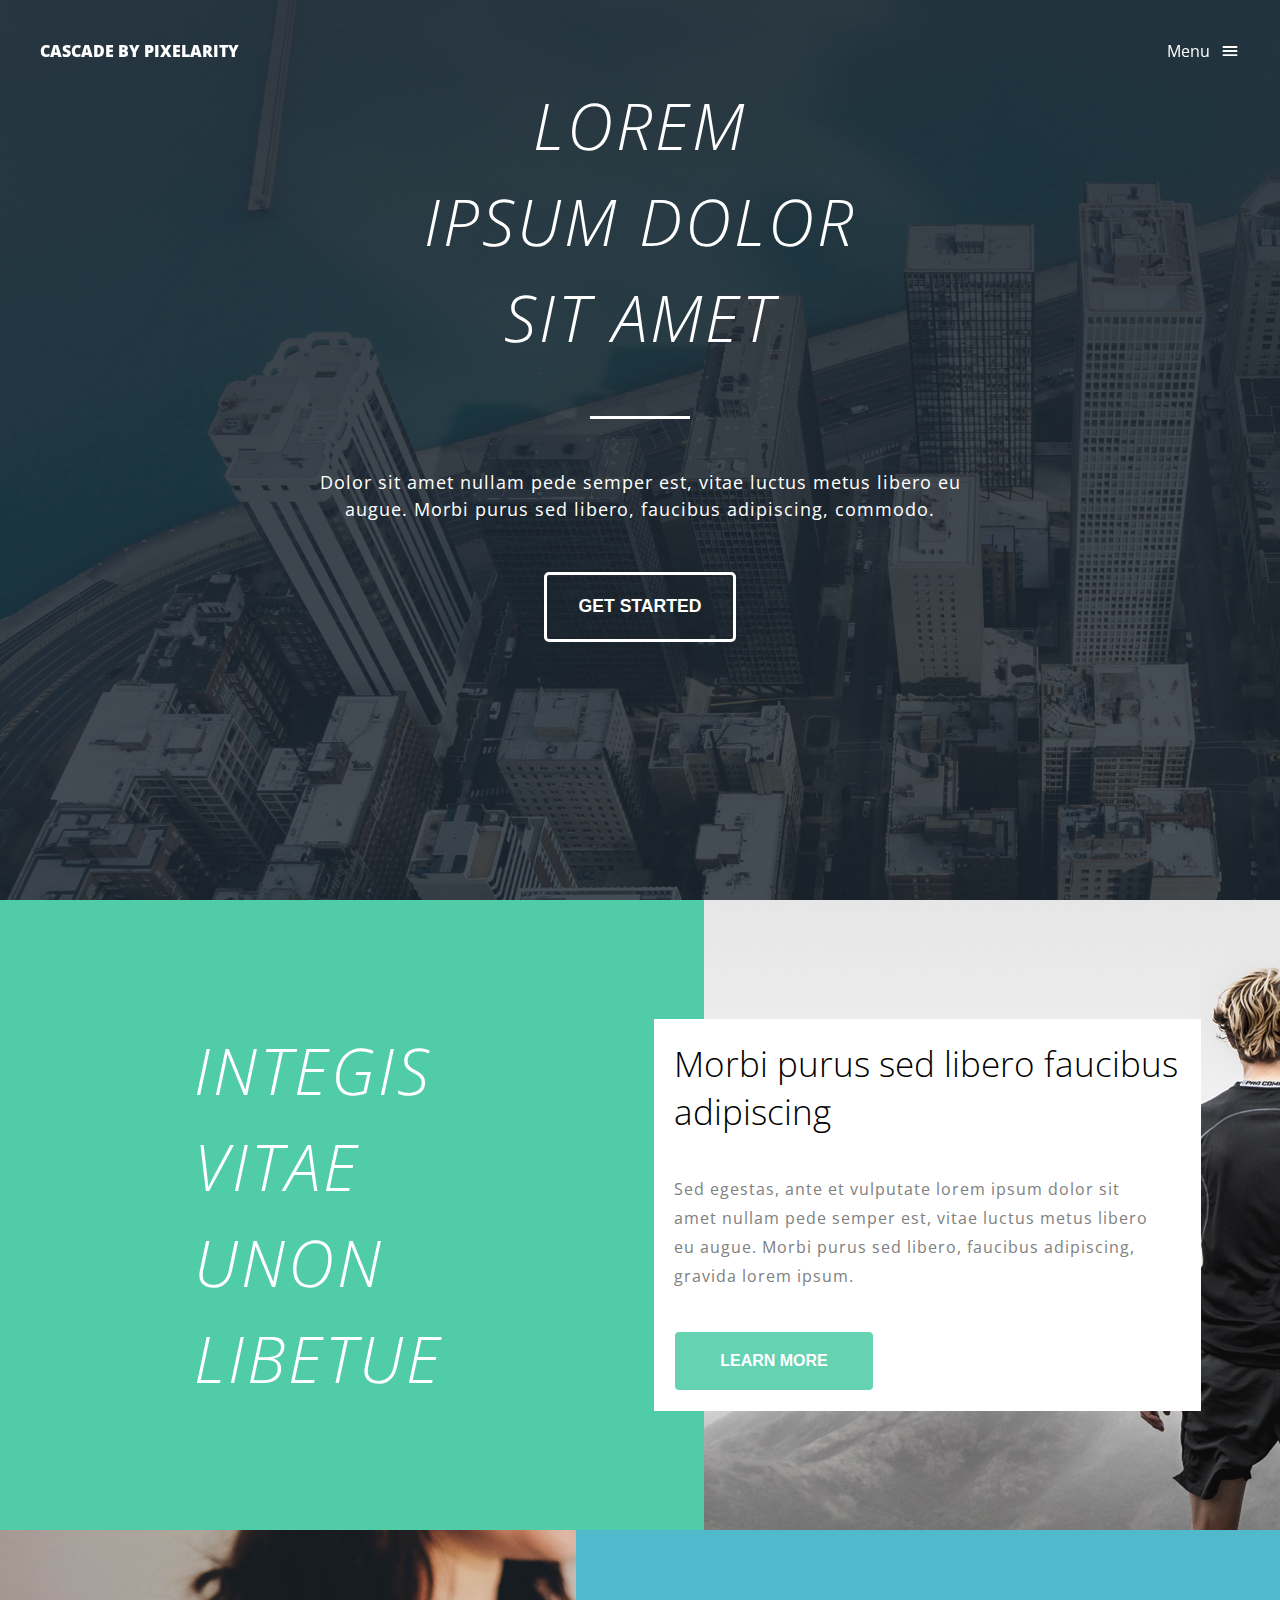
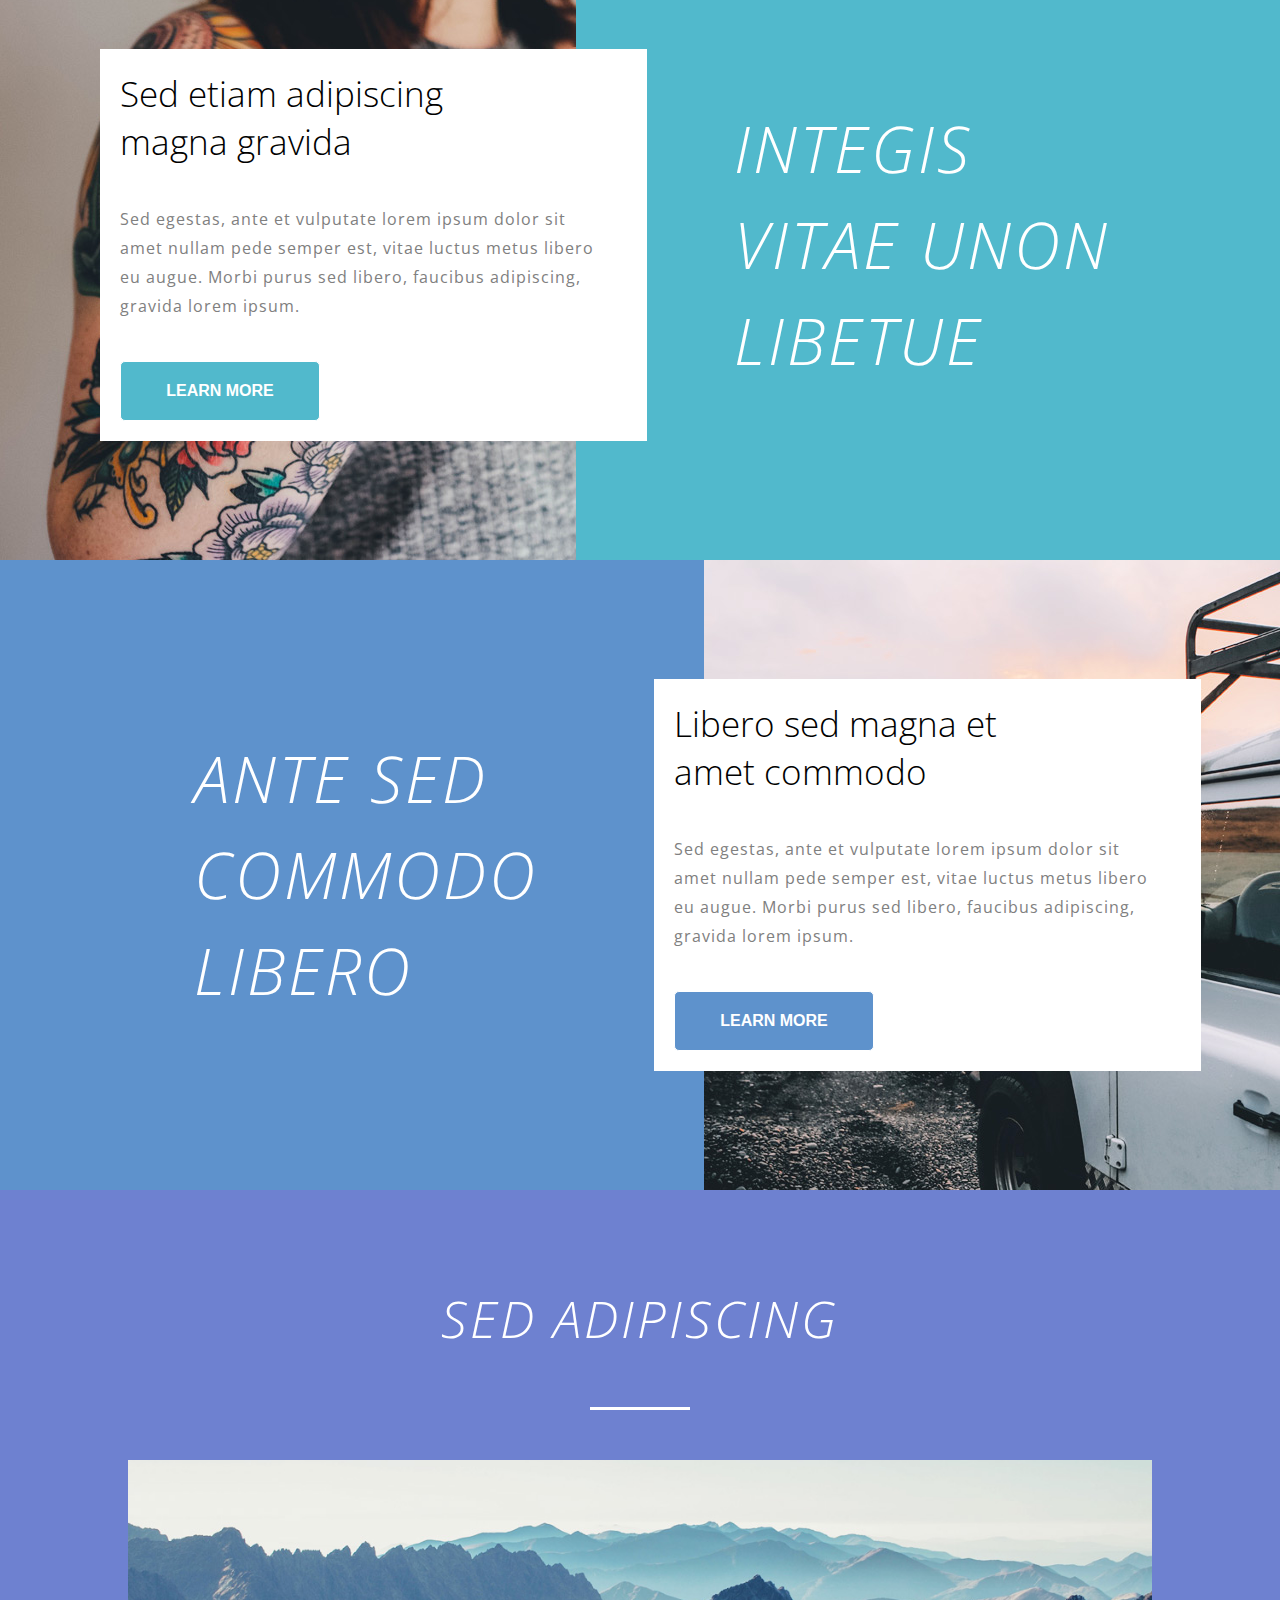
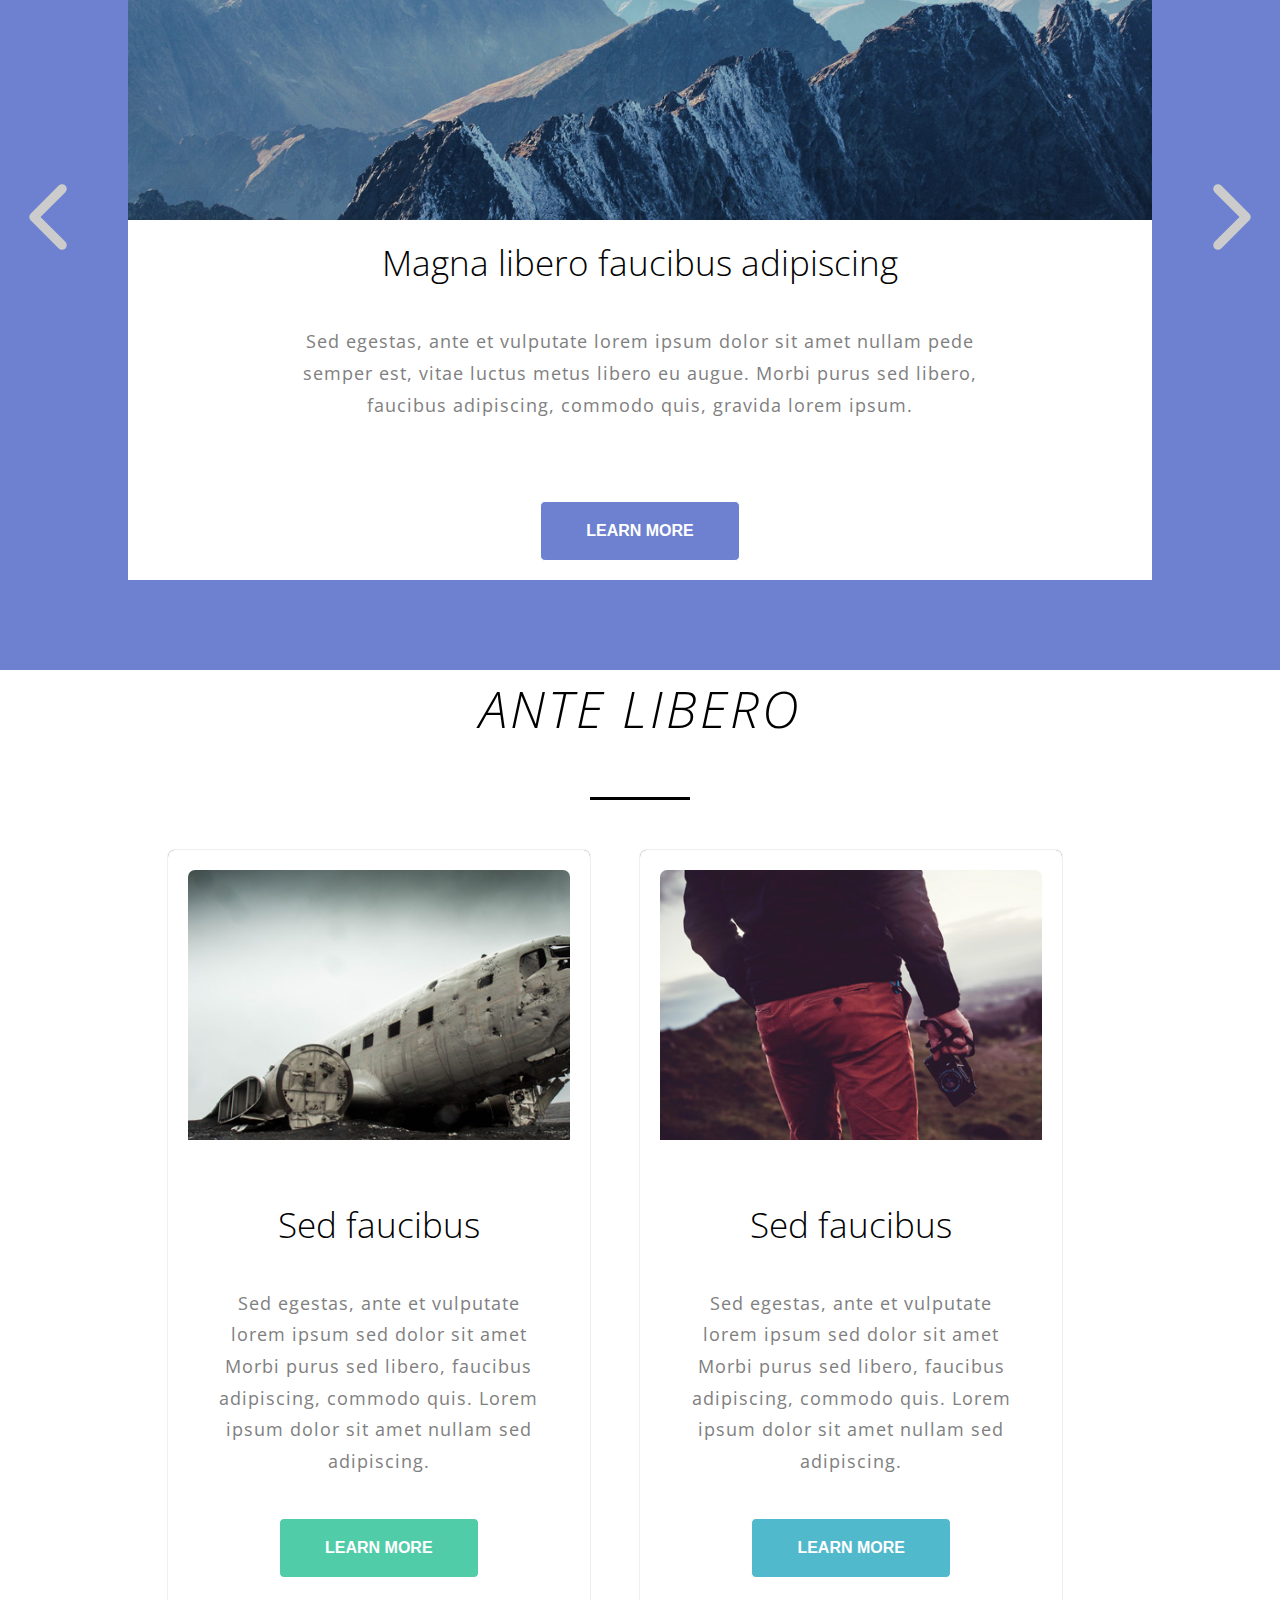
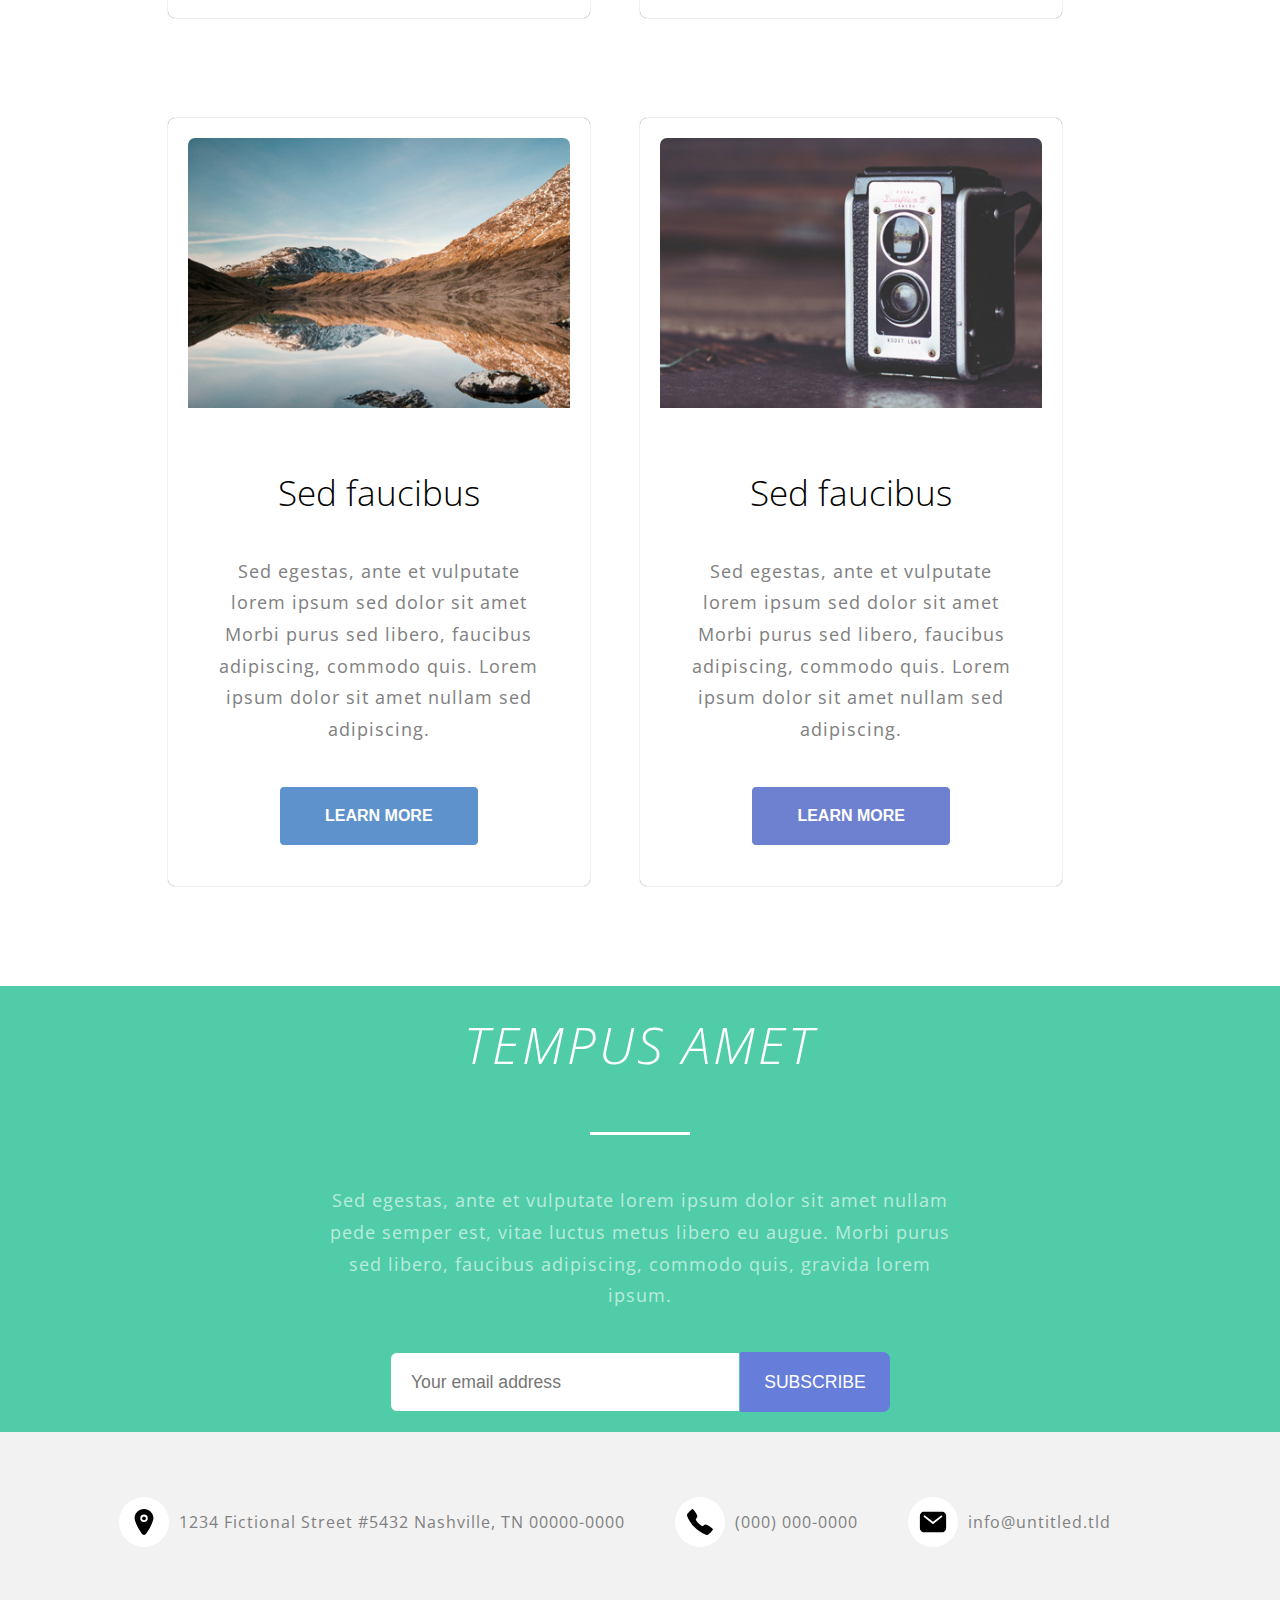
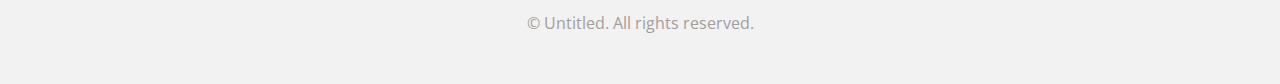
<file: index.html>
<!DOCTYPE html>
<html lang="en">
  <head>
    <meta charset="UTF-8" />
    <meta
      name="viewport"
      content="width=
    , initial-scale=1.0"
    />
    <title>Cascade</title>
    <link rel="stylesheet" href="./Styles/cascade.css" />

    <link
      href="https://fonts.googleapis.com/css2?family=Big+Shoulders+Display:wght@100..900&family=Inter:wght@100..900&family=Lexend+Deca:wght@100..900&family=Montserrat:ital,wght@0,100..900;1,100..900&family=Open+Sans:ital,wght@0,300..800;1,300..800&family=Pacifico&family=Roboto:ital,wght@0,100;0,300;0,400;0,500;0,700;0,900;1,100;1,300;1,400;1,500;1,700;1,900&family=Source+Sans+3:ital,wght@0,200..900;1,200..900&family=Space+Grotesk:wght@300..700&display=swap"
      rel="stylesheet"
    />
  </head>
  <body>
    <div class="container">
      <div class="header">
        <div class="heading">
          <p>
            <span>CASCADE</span> <span class="hide-word">BY PIXELARITY</span>
          </p>
        </div>
        <div class="menu">
          <p>Menu</p>
          <img src="./Photos/menu.svg" alt="menu" />
        </div>
      </div>
      <div class="intro-page">
        <div class="main-content">
          <div class="intro-content">
            <h1>
              LOREM
              <br />
              IPSUM DOLOR
              <br />
              SIT AMET
            </h1>
            <div class="sline"></div>
            <p>
              Dolor sit amet nullam pede semper est, vitae luctus metus libero
              eu augue. Morbi purus sed libero, faucibus adipiscing, commodo.
            </p>
            <button>GET STARTED</button>
          </div>
        </div>
      </div>
      <div class="big-boxes">
        <div class="b-box-1">
          <h1>INTEGIS VITAE UNON LIBETUE</h1>
        </div>
        <div class="b-box-2">
          <div class="b-box-2-1">
            <h1>Morbi purus sed libero faucibus adipiscing</h1>
            <p>
              Sed egestas, ante et vulputate lorem ipsum dolor sit amet nullam
              pede semper est, vitae luctus metus libero eu augue. Morbi purus
              sed libero, faucibus adipiscing, gravida lorem ipsum.
            </p>
            <button>LEARN MORE</button>
          </div>
        </div>
      </div>
      <div class="second-b-box">
        <div class="sec-box-1">
          <div class="sec-box-1-1">
            <h1>
              Sed etiam adipiscing
              <br />
              magna gravida
            </h1>
            <p>
              Sed egestas, ante et vulputate lorem ipsum dolor sit amet nullam
              pede semper est, vitae luctus metus libero eu augue. Morbi purus
              sed libero, faucibus adipiscing, gravida lorem ipsum.
            </p>
            <button>LEARN MORE</button>
          </div>
        </div>
        <div class="sec-box-2">
          <h1>INTEGIS VITAE UNON LIBETUE</h1>
        </div>
      </div>
      <div class="box-3">
        <div class="b-box-1 box-3-1">
          <h1>ANTE SED COMMODO LIBERO</h1>
        </div>
        <div class="b-box-3-2">
          <div class="b-box-2-1">
            <h1>
              Libero sed magna et
              <br />
              amet commodo
            </h1>
            <p>
              Sed egestas, ante et vulputate lorem ipsum dolor sit amet nullam
              pede semper est, vitae luctus metus libero eu augue. Morbi purus
              sed libero, faucibus adipiscing, gravida lorem ipsum.
            </p>
            <button style="background-color: #5e92cc">LEARN MORE</button>
          </div>
        </div>
      </div>
      <div class="image-box">
        <h1>SED ADIPISCING</h1>
        <div class="sline"></div>
        <div class="image-content">
          <div class="left-arrow">
            <img src="./Photos/chevron-back.svg" alt="back" />
          </div>
          <div class="image-panel">
            <div class="image"></div>
            <div class="img-details">
              <h1>Magna libero faucibus adipiscing</h1>
              <p>
                Sed egestas, ante et vulputate lorem ipsum dolor sit amet nullam
                pede semper est, vitae luctus metus libero eu augue. Morbi purus
                sed libero, faucibus adipiscing, commodo quis, gravida lorem
                ipsum.
              </p>
              <button>LEARN MORE</button>
            </div>
          </div>
          <div class="right-arrow">
            <img src="./Photos/chevron-forward.svg" alt="forward" />
          </div>
        </div>
      </div>
      <div class="galary-boxes">
        <h1>ANTE LIBERO</h1>
        <div style="background-color: black" class="sline"></div>
        <div class="flex-photos">
          <div class="photo-box">
            <div class="photo-space"></div>
            <div class="photo-content">
              <h1>Sed faucibus</h1>
              <p>
                Sed egestas, ante et vulputate lorem ipsum sed dolor sit amet
                Morbi purus sed libero, faucibus adipiscing, commodo quis. Lorem
                ipsum dolor sit amet nullam sed adipiscing.
              </p>
              <button>LEARN MORE</button>
            </div>
          </div>
          <div class="photo-box">
            <div class="photo-space photo-space-2"></div>
            <div class="photo-content">
              <h1>Sed faucibus</h1>
              <p>
                Sed egestas, ante et vulputate lorem ipsum sed dolor sit amet
                Morbi purus sed libero, faucibus adipiscing, commodo quis. Lorem
                ipsum dolor sit amet nullam sed adipiscing.
              </p>
              <button style="background-color: #51b9cc">LEARN MORE</button>
            </div>
          </div>
          <div class="photo-box">
            <div class="photo-space photo-space-3"></div>
            <div class="photo-content">
              <h1>Sed faucibus</h1>
              <p>
                Sed egestas, ante et vulputate lorem ipsum sed dolor sit amet
                Morbi purus sed libero, faucibus adipiscing, commodo quis. Lorem
                ipsum dolor sit amet nullam sed adipiscing.
              </p>
              <button style="background-color: #5e92cc">LEARN MORE</button>
            </div>
          </div>
          <div class="photo-box">
            <div class="photo-space photo-space-4"></div>
            <div class="photo-content">
              <h1>Sed faucibus</h1>
              <p>
                Sed egestas, ante et vulputate lorem ipsum sed dolor sit amet
                Morbi purus sed libero, faucibus adipiscing, commodo quis. Lorem
                ipsum dolor sit amet nullam sed adipiscing.
              </p>
              <button style="background-color: #6e81d0">LEARN MORE</button>
            </div>
          </div>
        </div>
      </div>
      <div class="footer">
        <h1>TEMPUS AMET</h1>
        <div class="sline"></div>
        <p>
          Sed egestas, ante et vulputate lorem ipsum dolor sit amet nullam pede
          semper est, vitae luctus metus libero eu augue. Morbi purus sed
          libero, faucibus adipiscing, commodo quis, gravida lorem ipsum.
        </p>
        <div class="email">
          <input type="email" placeholder="Your email address" />
          <button>SUBSCRIBE</button>
        </div>
      </div>
      <div class="address">
        <div class="addressline">
          <img src="./Photos/location.svg" alt="location" />
          <p>1234 Fictional Street #5432 Nashville, TN 00000-0000</p>
        </div>
        <div class="addressline">
          <img src="./Photos/call.svg" alt="call" />
          <p>(000) 000-0000</p>
        </div>
        <div class="addressline">
          <img src="./Photos/mail.svg" alt="mail" />
          <p>info@untitled.tld</p>
        </div>
      </div>
      <p>© Untitled. All rights reserved.</p>
    </div>
  </body>
</html>
</file>
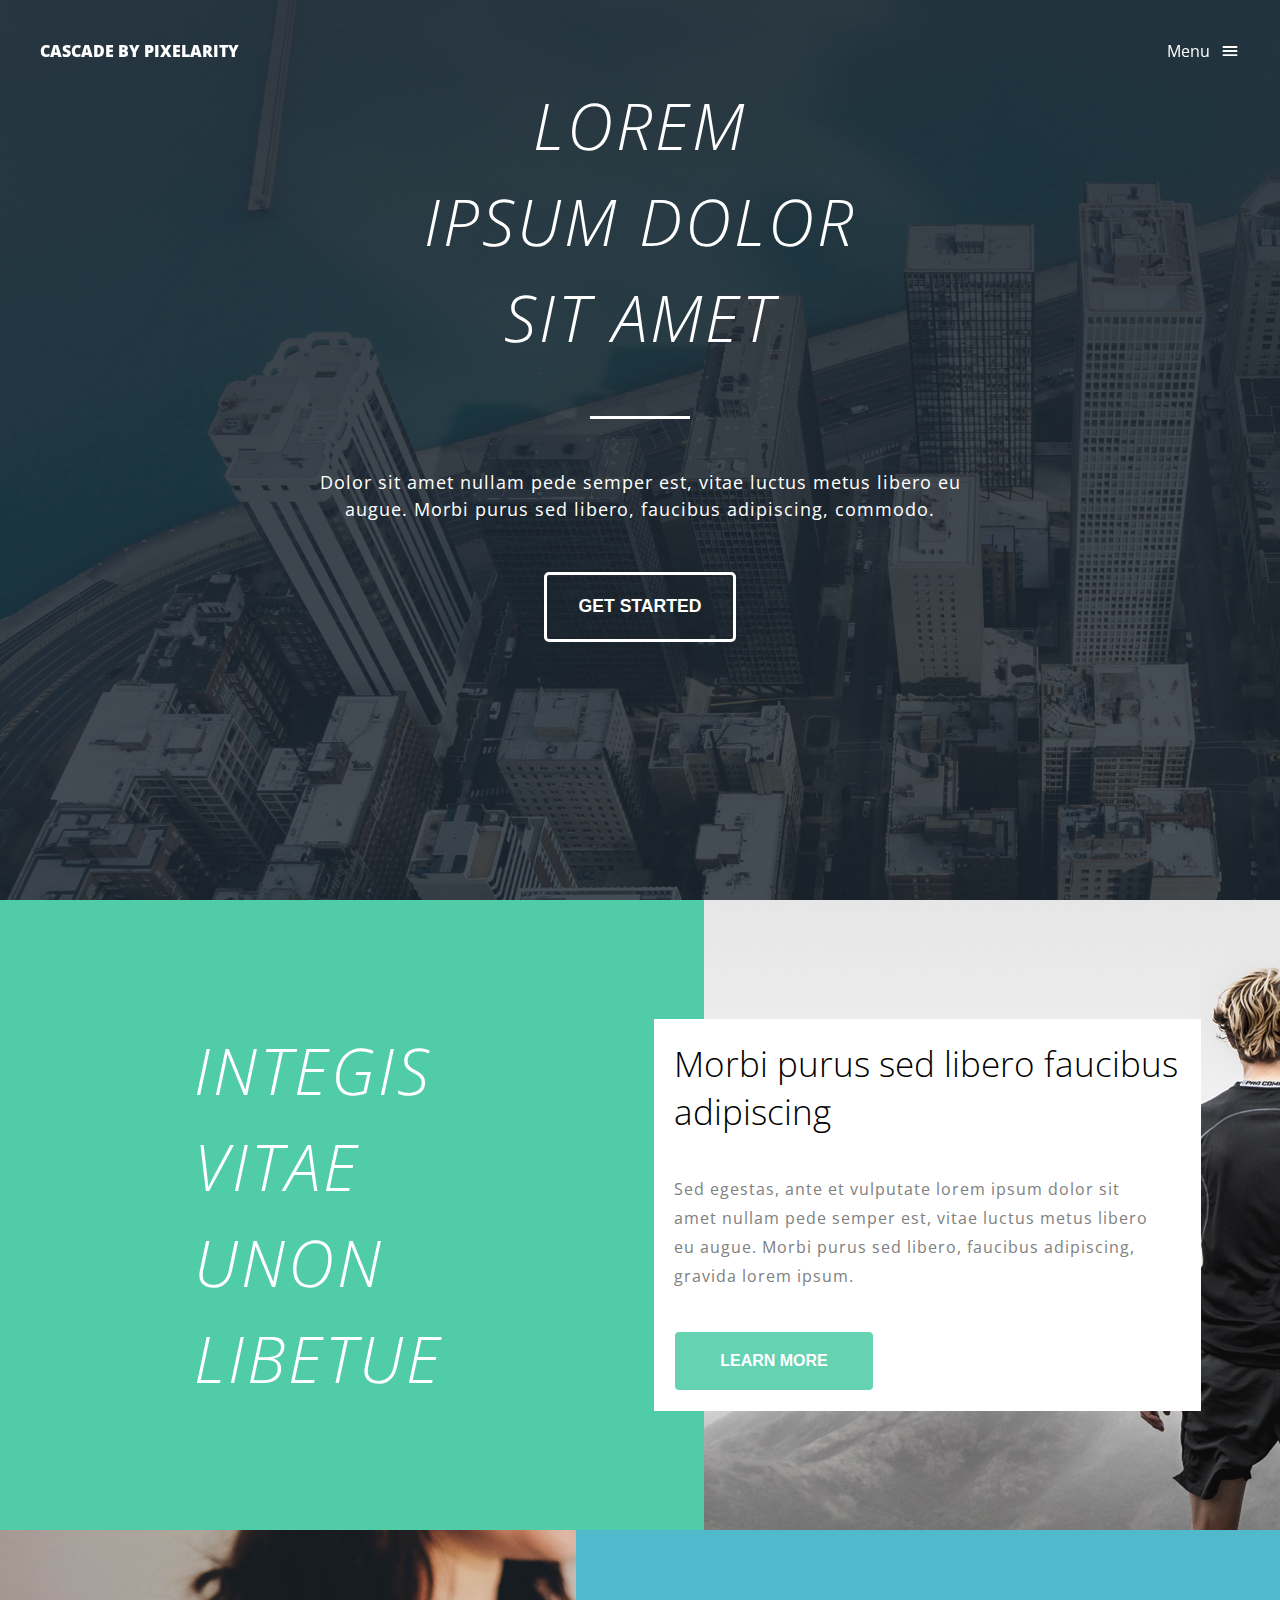
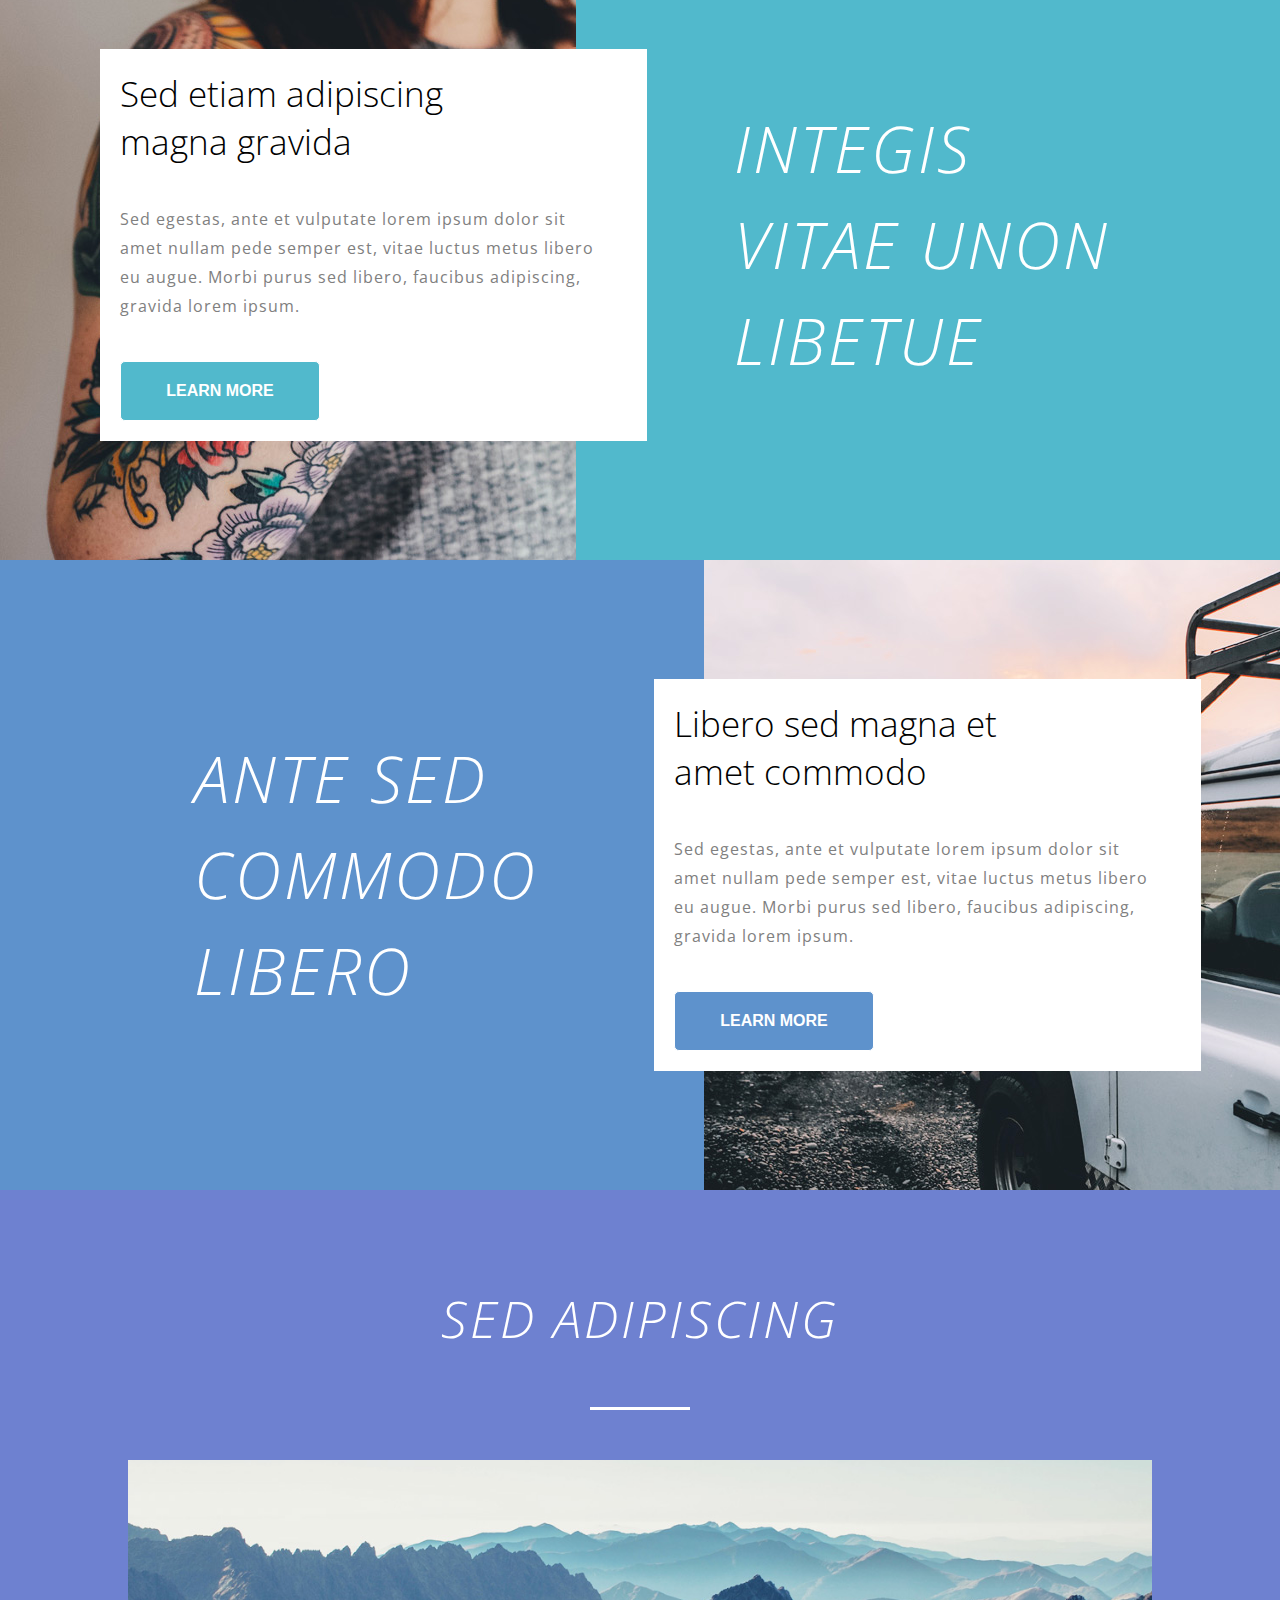
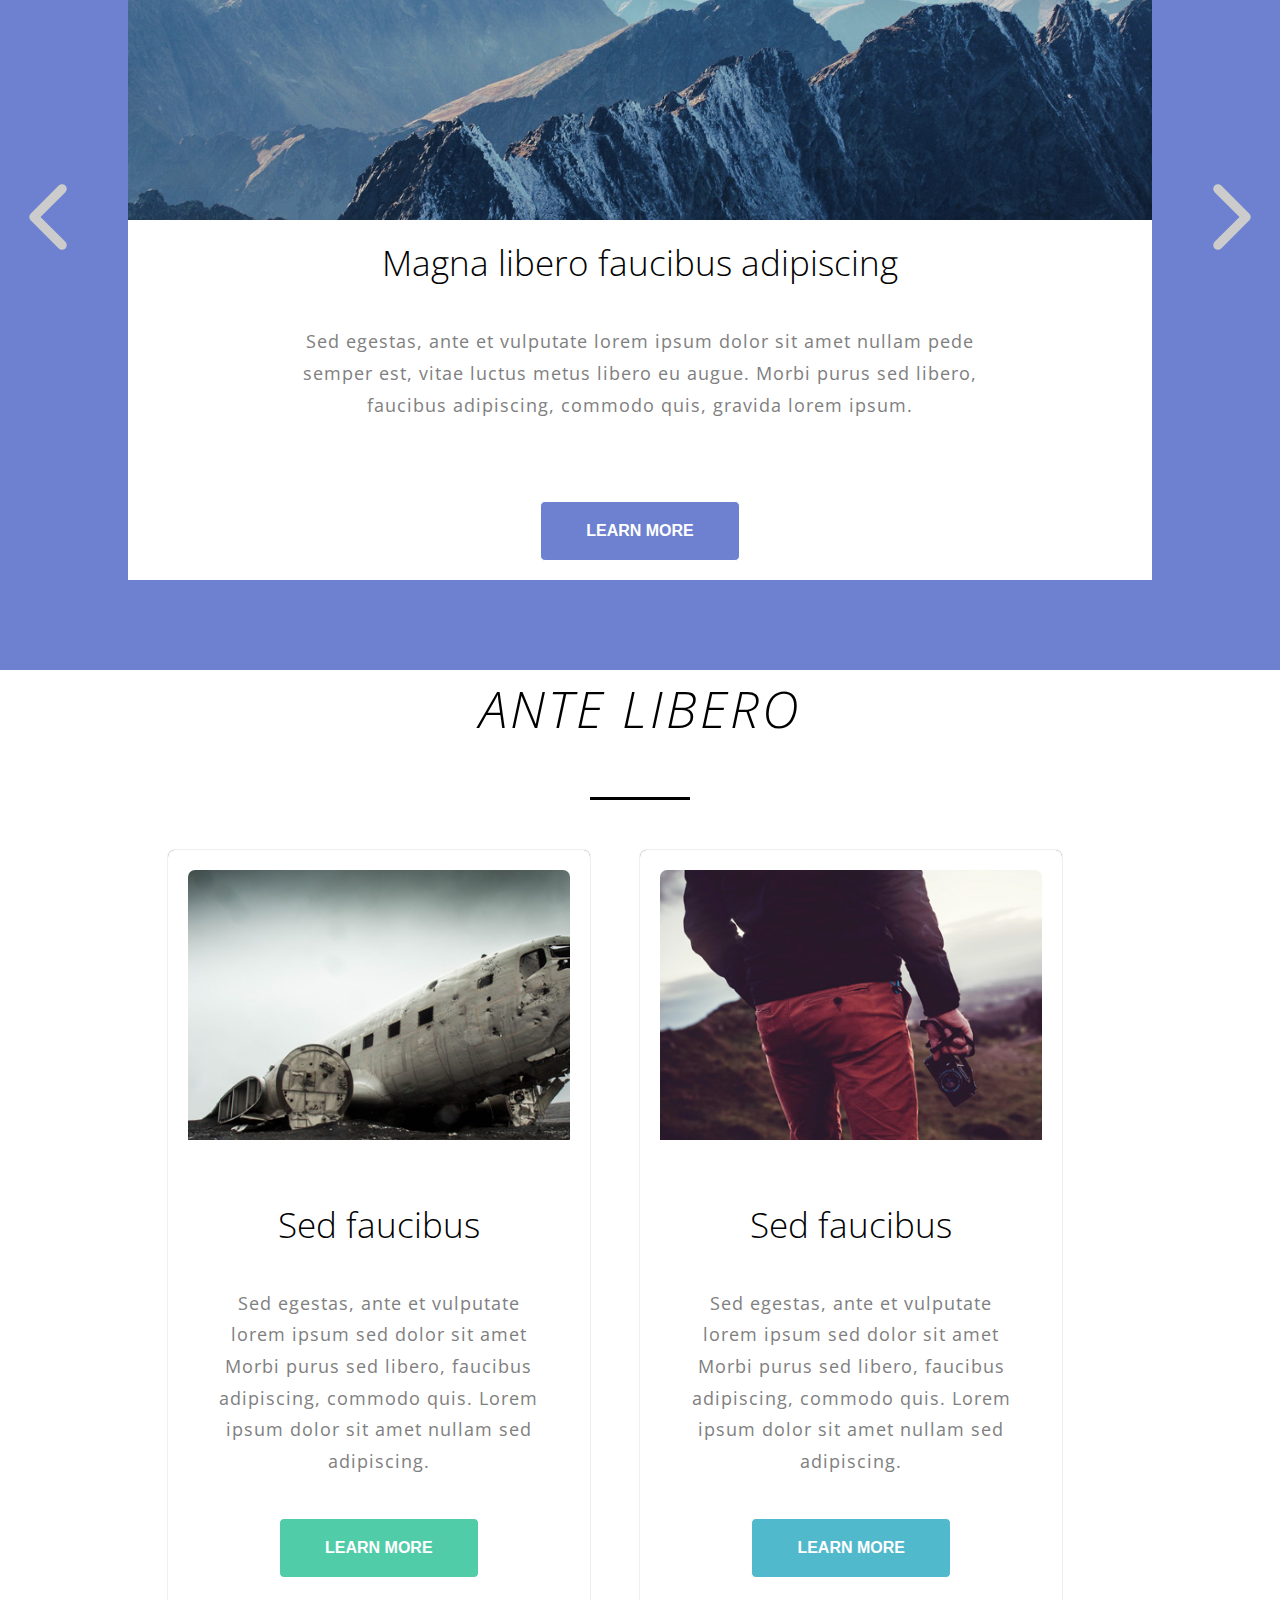
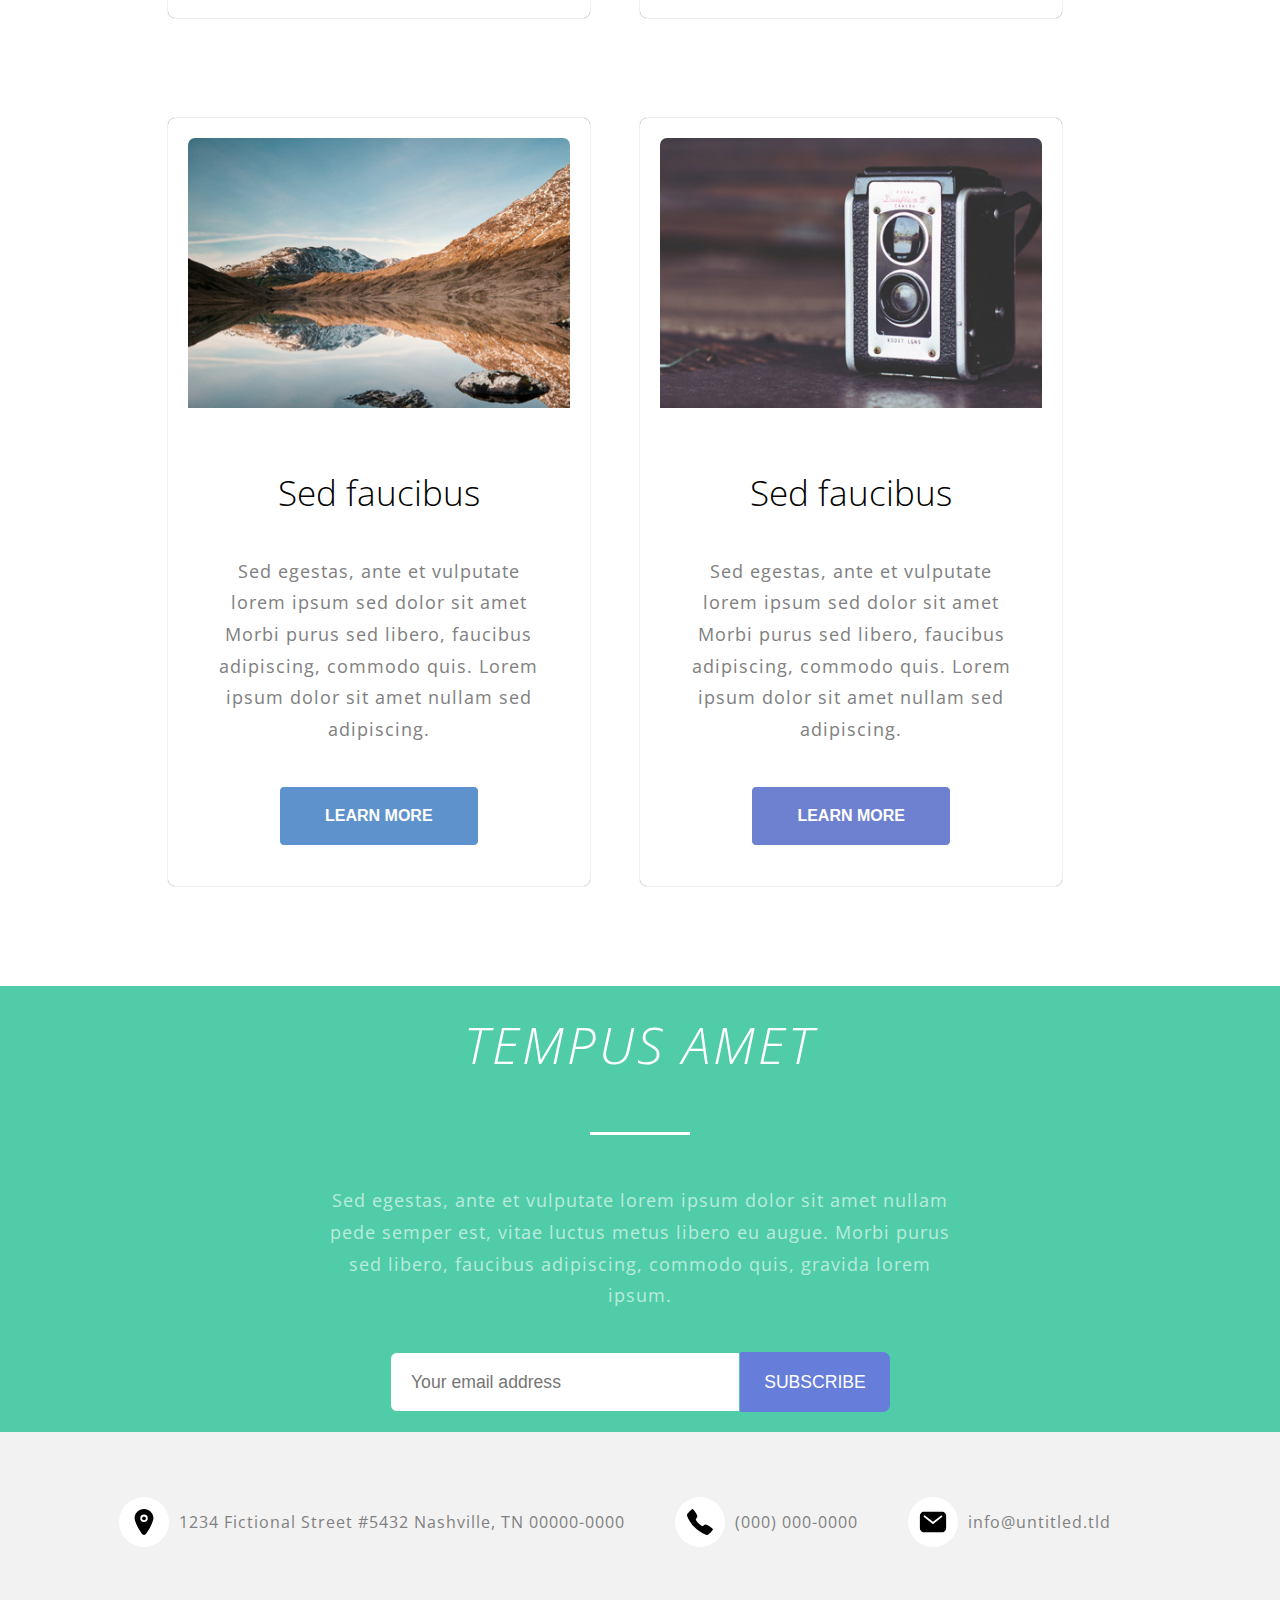
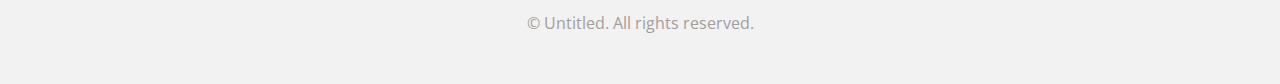
<file: cascade.html>
<!DOCTYPE html>
<html lang="en">

<head>
    <meta charset="UTF-8">
    <meta name="viewport" content="width=device-width, initial-scale=1.0">
    <title>Cascade</title>
    <link rel="stylesheet" href="./Styles/cascade.css">
    <link
        href="https://fonts.googleapis.com/css2?family=Big+Shoulders+Display:wght@100..900&family=Inter:wght@100..900&family=Lexend+Deca:wght@100..900&family=Montserrat:ital,wght@0,100..900;1,100..900&family=Open+Sans:ital,wght@0,300..800;1,300..800&family=Pacifico&family=Roboto:ital,wght@0,100;0,300;0,400;0,500;0,700;0,900;1,100;1,300;1,400;1,500;1,700;1,900&family=Source+Sans+3:ital,wght@0,200..900;1,200..900&family=Space+Grotesk:wght@300..700&display=swap"
        rel="stylesheet">

</head>

<body>
   
</body>

</html> <div class="container">
        <div class="header">
            <div class="heading">
                <p><span>CASCADE</span> <span class="hide-word">BY PIXELARITY</span></p>
            </div>
            <div class="menu">
                <p>Menu</p>
                <img src="./Photos/menu.svg" alt="menu">
            </div>
        </div>
        <div class="intro-page">

            <div class="main-content">
                <div class="intro-content">
                    <h1>LOREM
                        <br>
                        IPSUM DOLOR
                        <br>
                        SIT AMET
                    </h1>
                    <div class="sline"></div>
                    <p>Dolor sit amet nullam pede semper est, vitae luctus metus libero eu augue.
                        Morbi purus sed libero, faucibus adipiscing, commodo.
                    </p>
                    <button>GET STARTED</button>
                </div>
            </div>
        </div>
        <div class="big-boxes">
            <div class="b-box-1">
                <h1>INTEGIS
                    VITAE UNON
                    LIBETUE
                </h1>
            </div>
            <div class="b-box-2">
                <div class="b-box-2-1">
                    <h1>Morbi purus sed libero faucibus adipiscing</h1>
                    <p>Sed egestas, ante et vulputate lorem ipsum dolor sit amet nullam pede semper est, vitae luctus
                        metus libero eu augue. Morbi purus sed libero, faucibus adipiscing, gravida lorem ipsum.
                    </p>
                    <button>LEARN MORE</button>
                </div>
            </div>
        </div>
        <div class="second-b-box">
            <div class="sec-box-1">
                <div class="sec-box-1-1">
                    <h1>Sed etiam adipiscing
                        <br>
                        magna gravida
                    </h1>
                    <p>Sed egestas, ante et vulputate lorem ipsum dolor sit amet nullam pede semper est, vitae luctus
                        metus libero eu augue. Morbi purus sed libero, faucibus adipiscing, gravida lorem ipsum.
                    </p>
                    <button>LEARN MORE</button>
                </div>
            </div>
            <div class="sec-box-2">
                <h1>INTEGIS
                    VITAE UNON
                    LIBETUE
                </h1>
            </div>
        </div>
        <div class="box-3">
            <div class="b-box-1 box-3-1">
                <h1>ANTE SED
                    COMMODO
                    LIBERO
                </h1>
            </div>
            <div class="b-box-3-2">
                <div class="b-box-2-1">
                    <h1>Libero sed magna et
                        <br>
                        amet commodo
                    </h1>
                    <p>Sed egestas, ante et vulputate lorem ipsum dolor sit amet nullam pede semper est, vitae luctus
                        metus libero eu augue. Morbi purus sed libero, faucibus adipiscing, gravida lorem ipsum.
                    </p>
                    <button style="background-color: #5E92CC;">LEARN MORE</button>
                </div>
            </div>
        </div>
        <div class="image-box">
            <h1>SED ADIPISCING</h1>
            <div class="sline"></div>
            <div class="image-content">
                <div class="left-arrow">
                    <img src="./Photos/chevron-back.svg" alt="back">
                </div>
                <div class="image-panel">
                    <div class="image"></div>
                    <div class="img-details">
                        <h1>Magna libero faucibus adipiscing</h1>
                        <p>Sed egestas, ante et vulputate lorem ipsum dolor sit amet nullam pede semper est, vitae
                            luctus metus libero
                            eu augue. Morbi purus sed libero, faucibus adipiscing, commodo quis, gravida lorem ipsum.
                        </p>
                        <button>LEARN MORE</button>
                    </div>
                </div>
                <div class="right-arrow">
                    <img src="./Photos/chevron-forward.svg" alt="forward">
                </div>
            </div>
        </div>
        <div class="galary-boxes">
            <h1>ANTE LIBERO</h1>
            <div style="background-color: black;" class="sline"></div>
            <div class="flex-photos">
                <div class="photo-box">
                    <div class="photo-space"></div>
                    <div class="photo-content">
                        <h1>Sed faucibus</h1>
                        <p>Sed egestas, ante et vulputate lorem ipsum sed dolor sit amet Morbi purus sed libero,
                            faucibus
                            adipiscing, commodo quis. Lorem ipsum dolor sit amet nullam sed adipiscing.
                        </p>
                        <button>LEARN MORE</button>
                    </div>
                </div>
                <div class="photo-box">
                    <div class="photo-space photo-space-2"></div>
                    <div class="photo-content">
                        <h1>Sed faucibus</h1>
                        <p>Sed egestas, ante et vulputate lorem ipsum sed dolor sit amet Morbi purus sed libero,
                            faucibus
                            adipiscing, commodo quis. Lorem ipsum dolor sit amet nullam sed adipiscing.
                        </p>
                        <button style="background-color: #51B9CC;">LEARN MORE</button>
                    </div>
                </div>
                <div class="photo-box">
                    <div class="photo-space photo-space-3"></div>
                    <div class="photo-content">
                        <h1>Sed faucibus</h1>
                        <p>Sed egestas, ante et vulputate lorem ipsum sed dolor sit amet Morbi purus sed libero,
                            faucibus
                            adipiscing, commodo quis. Lorem ipsum dolor sit amet nullam sed adipiscing.
                        </p>
                        <button style="background-color: #5E92CC;">LEARN MORE</button>
                    </div>
                </div>
                <div class="photo-box">
                    <div class="photo-space photo-space-4"></div>
                    <div class="photo-content">
                        <h1>Sed faucibus</h1>
                        <p>Sed egestas, ante et vulputate lorem ipsum sed dolor sit amet Morbi purus sed libero,
                            faucibus
                            adipiscing, commodo quis. Lorem ipsum dolor sit amet nullam sed adipiscing.
                        </p>
                        <button style="background-color: #6E81D0">LEARN MORE</button>
                    </div>
                </div>
            </div>
        </div>
        <div class="footer">
            <h1>TEMPUS AMET</h1>
            <div class="sline"></div>
            <p>Sed egestas, ante et vulputate lorem ipsum dolor sit amet nullam pede semper est, vitae luctus metus
                libero eu augue. Morbi purus sed libero, faucibus adipiscing, commodo quis, gravida lorem ipsum.
            </p>
            <div class="email">
                <input type="email" placeholder="Your email address">
                <button>SUBSCRIBE</button>
            </div>
        </div>
        <div class="address">
            <div class="addressline">
                <img src="./Photos/location.svg" alt="location">
                <p>1234 Fictional Street #5432 Nashville, TN 00000-0000</p>
            </div>
            <div class="addressline">
                <img src="./Photos/call.svg" alt="call">
                <p>(000) 000-0000</p>
            </div>
            <div class="addressline">
                <img src="./Photos/mail.svg" alt="mail">
                <p>info@untitled.tld</p>
            </div>
        </div>
        <p>© Untitled. All rights reserved.</p>
    </div>
</file>
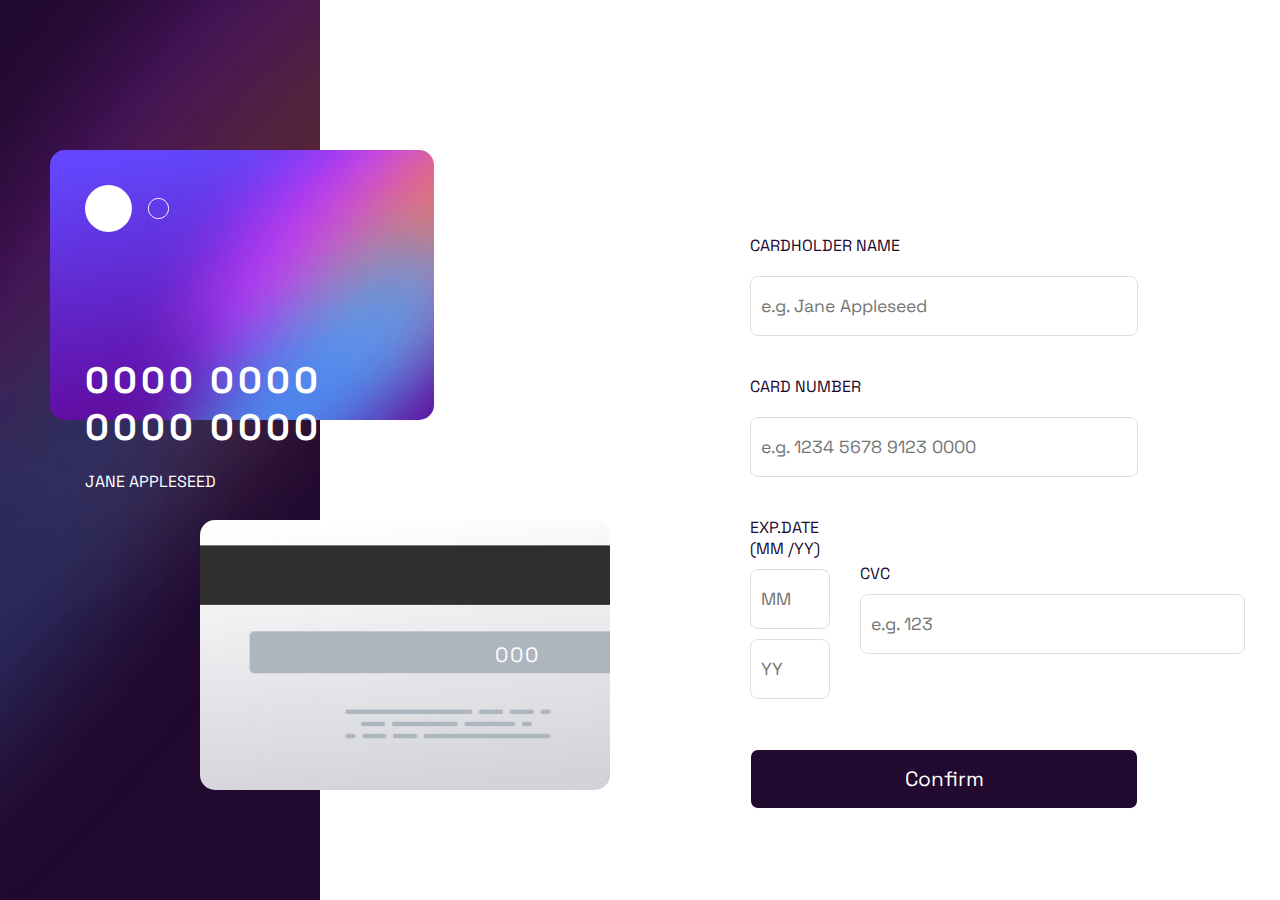
<file: interactiveCard.html>
<!DOCTYPE html>
<html lang="en">

<head>
    <meta charset="UTF-8">
    <meta name="viewport" content="width=device-width, initial-scale=1.0">
    <title>Interactive card details</title>
    <link rel="stylesheet" href="./Styles/interactiveCard.css">
    <link
        href="https://fonts.googleapis.com/css2?family=Big+Shoulders+Display:wght@100..900&family=Inter:wght@100..900&family=Lexend+Deca:wght@100..900&family=Montserrat:ital,wght@0,100..900;1,100..900&family=Pacifico&family=Roboto:ital,wght@0,100;0,300;0,400;0,500;0,700;0,900;1,100;1,300;1,400;1,500;1,700;1,900&family=Source+Sans+3:ital,wght@0,200..900;1,200..900&family=Space+Grotesk:wght@300..700&display=swap"
        rel="stylesheet">
</head>

<body>
    <div class="container">
        <div class="side-background"></div>
        <div class="cards">
            <div class="card-1">
                <img src="./Photos/card-logo.svg" alt="logo">
                <h1>0000 0000 0000 0000</h1>
                <div class="name">
                    <p>JANE APPLESEED</p>
                    <p>00/00</p>
                </div>
            </div>
            <div class="card-2">
                <p>000</p>
            </div>
        </div>
        <div class="main">
            <div class="content">
                <div class="input-box">
                    <label>CARDHOLDER NAME</label>
                    <input type="text" placeholder="e.g. Jane Appleseed">
                </div>
                <div class="input-box">
                    <label>CARD NUMBER</label>
                    <input type="text" placeholder="e.g. 1234 5678 9123 0000">
                </div>
                <div class="footer-input">
                    <div class="exp-date">
                        <div class="caption">
                            <label>EXP.DATE</label>
                            <label>(MM /YY)<label>
                        </div>
                        <div class="exp-box">
                            <input type="text" placeholder="MM">
                            <input type="text" placeholder="YY">
                        </div>
                    </div>
                    <div class="cvc-box">
                        <label>CVC</label>
                        <input type="text" placeholder="e.g. 123">
                    </div>
                </div>
                <button>Confirm</button>
            </div>
        </div>
    </div>
</body>

</html>
</file>
<file: Styles/cascade.css>
* {
    padding: 0;
    margin: 0;
    box-sizing: border-box;
}

body {
    font-family: "Open Sans", sans-serif;
    overflow-x: hidden;
}
button{
    border-radius: 5px;
}
.intro-page {
    width: 100vw;
    height: 100vh;
    background-image: linear-gradient(0deg, rgb(30, 39, 49, 0.8), rgb(30, 39, 49, 0.9)), url('../Photos/banner.jpg');
    background-repeat: no-repeat;
    background-size: cover;
    background-attachment: fixed;
}

.header {
    width: 100vw;
    padding: 40px;
    display: flex;
    justify-content: space-between;
    align-items: center;
    color: white;
    background-color: transparent;
    position: fixed;
    z-index: 10;
}

.heading span {
    font-weight: 800;
}

.heading p {
    font-weight: 100;
}

.header p:hover {
    color: #51CCA5;
    transition: 0.5s;
    cursor: pointer;
}

.menu img:hover {
    cursor: pointer;
}

.menu {
    display: flex;
    align-items: center;
}

.menu p {
    margin: 0px 10px 0px 0px;
}

.menu img {
    width: 20px;
    filter: invert(100%);
}

.main-content {
    display: flex;
    align-items: center;
    justify-content: center;
}

.intro-content {
    width: 50vw;
    height: 80vh;
    display: flex;
    flex-direction: column;
    align-items: center;
    justify-content: center;
}

.intro-content h1 {
    color: white;
    font-size: 4em;
    text-align: center;
    font-style: italic;
    font-weight: 300;
    letter-spacing: 3px;
    line-height: 1.5;
}

.sline {
    width: 100px;
    height: 3px;
    background-color: white;
    margin: 50px 0px 50px 0px;
}

.intro-content p {
    color: white;
    text-align: center;
    font-size: 1.1em;
    letter-spacing: 1px;
    line-height: 1.5;
    width: 690px;
    margin: 0px 0px 50px 0px;
}

.intro-content button {
    background-color: transparent;
    width: 30%;
    color: white;
    border: 3px solid white;
    height: 70px;
    font-size: 1.1em;
    cursor: pointer;
    font-weight: 600;
}

.big-boxes {
    width: 100vw;
    height: 70vh;
    display: flex;
}

.b-box-1 {
    width: 55%;
    height: 70vh;
    background-color: #51CCA8;
    display: flex;
    align-items: center;
    justify-content: center;
    color: white;
    font-size: 2em;
}

.b-box-1>h1 {
    font-weight: 300;
    font-style: italic;
    letter-spacing: 3px;
    line-height: 1.5;
    width: 45%;
}

.b-box-2 {
    width: 45%;
    height: 70vh;
    background: url(../Photos/pic01.jpg);
    background-repeat: no-repeat;
    display: flex;
    align-items: center;
    justify-content: center;
    position: relative;
}

.b-box-2-1 {
    width: 95%;
    height: 50vh;
    background-color: white;
    position: absolute;
    right: 250px;
    padding: 100px;
}

.b-box-2-1 h1 {
    font-weight: 100;
    font-size: 2.2em;
    margin: 0px 0px 40px 0px;
}

.b-box-2-1 p {
    letter-spacing: 1px;
    line-height: 1.8;
    width: 95%;
    color: gray;
}

.b-box-2-1 button {
    margin: 40px 0px 0px 0px;
    width: 200px;
    height: 60px;
    background-color: #65D2B2;
    color: white;
    font-size: 1em;
    font-weight: 600;
    border: 1px solid white;
}

.second-b-box {
    width: 100vw;
    height: 70vh;
    display: flex;
}

.sec-box-1 {
    width: 45%;
    height: 70vh;
    background: url(../Photos/pic02.jpg), #5E92CC;
    background-repeat: no-repeat;
    display: flex;
    align-items: center;
    justify-content: center;
    position: relative;
}

.sec-box-1-1 {
    width: 95%;
    height: 50vh;
    background-color: white;
    position: absolute;
    left: 200px;
    padding: 100px;
}

.sec-box-1-1 h1 {
    font-weight: 100;
    font-size: 2.2em;
    margin: 0px 0px 40px 0px;
}

.sec-box-1-1 p {
    letter-spacing: 1px;
    line-height: 1.8;
    width: 95%;
    color: gray;
}

.sec-box-1-1 button {
    margin: 40px 0px 0px 0px;
    width: 200px;
    height: 60px;
    background-color: #51B9CC;
    color: white;
    font-size: 1em;
    font-weight: 600;
    border: 1px solid white;
}

.sec-box-2 {
    width: 55%;
    height: 70vh;
    background-color: #51B9CC;
    display: flex;
    align-items: center;
    justify-content: center;
    color: white;
    font-size: 2em;
}

.sec-box-2 h1 {
    font-weight: 300;
    font-style: italic;
    letter-spacing: 3px;
    line-height: 1.5;
    width: 55%;
}

.box-3 {
    display: flex;
}

.box-3-1 {
    background-color: #5E92CC;
}

.b-box-3-2 {
    width: 45%;
    height: 70vh;
    background: url(../Photos/pic03.jpg), #6E81D0;
    background-repeat: no-repeat;
    display: flex;
    align-items: center;
    justify-content: center;
    position: relative;
}
.image-box{
    width: 100vw;
    height: 120vh;
    background-color: #6E81D0;
    display: flex;
    align-items: center;
    justify-content: center;
    flex-direction: column;
}
.image-box>h1{
    font-weight: 300;
    font-style: italic;
    font-size: 3.2em;
    color: white;
    letter-spacing: 3px;
    line-height: 1.5;
}
.image-content{
    display: flex;
    align-items: center;
    justify-content: center;
}
.image-panel{
    width: 80vw;
    height: 80vh;
    background-color: white;
    margin: 0px 30px 0px 30px;
    display: flex;
    flex-direction: column;
}
.image{
    width: 80vw;
    height: 40vh;
    background: url(../Photos/pic04\ \(1\).jpg);
    background-repeat: no-repeat;
    background-size: cover;

}
.img-details{
    width: 80vw;
    height: 40vh;
    display: flex;
    align-items: center;
    justify-content: center;
    flex-direction: column;
}
.img-details h1{
    font-weight: 100;
    font-size: 2.2em;
    margin: 0px 0px 40px 0px;
}
.img-details p{
    letter-spacing: 1px;
    line-height: 1.8;
    width: 70%;
    color: gray;
    text-align: center;
    font-size: 1.1em;
    margin: 0px 0px 40px 0px;
}
.img-details button{
    margin: 40px 0px 0px 0px;
    width: 200px;
    height: 60px;
    background-color: #6E81D0;
    color: white;
    font-size: 1em;
    font-weight: 600;
    border: 1px solid white;
}
.left-arrow img{
    width: 100px;
    filter: invert(80%);
}
.right-arrow img{
    width: 100px;
    filter: invert(80%);
}
.galary-boxes{
    width: 100vw;
    height: 180vh;
    display: flex;
    align-items: center;
    justify-content: center;
    flex-direction: column;
}
.galary-boxes>h1{
    font-weight: 300;
    font-style: italic;
    font-size: 3.2em;
    letter-spacing: 3px;
    line-height: 1.5;
}
.flex-photos{
    display: flex;
    align-items: center;
    justify-content: center;
    flex-wrap: wrap;
}
.photo-box{
   width: 33%;
   height: 65vh;
   border-radius: 7px;
   box-shadow: 0px 0px 1px rgb(97, 96, 96);
   margin: 0px 50px 100px 0px;
   
}
.photo-space{
    width: 100%;
    height:30vh;
    background: url(../Photos/pic07\ \(1\).jpg);
    background-repeat: no-repeat;
    background-size: cover;
    border-radius: 7px 7px 0px 0px;
}
.photo-content{
    display: flex;
    flex-direction: column;
    align-items: center;
    justify-content: center;
    padding: 20px;
    margin: 40px 0px 0px 0px;
}
.photo-content h1{
    font-weight: 100;
    font-size: 2.2em;
    margin: 0px 0px 40px 0px;
}
.photo-content p{
    letter-spacing: 1px;
    line-height: 1.8;
    width: 100%;
    color: gray;
    text-align: center;
    font-size: 1.1em;
    margin: 0px 0px 40px 0px;
}
.photo-content button{
    width: 200px;
    height: 60px;
    background-color: #51CCA8;
    color: white;
    font-size: 1em;
    font-weight: 600;
    border: 1px solid white;
}
.photo-space-2{
    background: url('../Photos/pic08\ \(1\).jpg');
    background-repeat: no-repeat;
    background-size: cover;
}
.photo-space-3{
    background: url('../Photos/pic09\ \(1\).jpg');
    background-repeat: no-repeat;
    background-size: cover;
}
.photo-space-4{
    background: url('../Photos/pic10\ \(1\).jpg');
    background-repeat: no-repeat;
    background-size: cover;
}
.footer{
    width: 100vw;
    height: 50vh;
    background-color: #51CCA8;
    display: flex;
    align-items: center;
    justify-content: center;
    flex-direction: column;
}
.footer h1{
    font-weight: 300;
    font-style: italic;
    font-size: 3.2em;
    letter-spacing: 3px;
    line-height: 1.5;
    color: white;
}
.footer p{
    letter-spacing: 1px;
    line-height: 1.8;
    width: 52%;
    color: #b9ebdc;
    text-align: center;
    font-size: 1.1em;
    margin: 0px 0px 40px 0px;
}
.email{
    display: flex;
}
.email input{
    width: 350px;
    height: 60px;
    padding: 20px;
    font-size: 1.1em;
    border: 1px solid #51CCA5;
    border-radius: 7px 0px 0px 7px;
    color: black;
}
.email button{
    width: 150px;
    height: 60px;
    background-color: #667dda;
    color: white;
    font-size: 1.1em;
    border: 1px solid #667dda;
    border-radius: 0px 7px 7px 0px;
}
.address{
    width: 100vw;
    height: 20vh;
    align-items: center;
    justify-content: center;
    display: flex;
    background-color: #F2F2F2;
}
.addressline{
    display: flex;
    align-items: center;
    margin: 0px 50px 0px 0px;
}
.addressline p{
    color: gray;
    letter-spacing: 1px;
}
.address img{
    margin: 0px 10px 0px 0px;
    width: 50px;
    background-color: white;
    padding: 10px;
    border-radius: 50%;
}
.container>p{
    background-color: #F2F2F2;
    display: flex;
    align-items: center;
    justify-content: center;
    padding: 0px 0px 50px 0px;
    color: rgb(163, 157, 157);
}

@media screen and (min-width:0px) and (max-width:980px) {
    .container{
        min-width: 240px;
    }
    .intro-content{
        width: fit-content;
        display: flex;
    }
    .intro-page{
        width: fit-content;
        height: 100vh;
        display: flex;
        align-items: center;
        justify-content: center;
        background-position:55% -110px;
    }
    .intro-content h1{
        min-width: 250px;
        font-size: 2em;
    }
    .intro-content p{
       width: fit-content;
        text-align: center;
        font-size: 0.9em;
        
    }
    .intro-content button{
        min-width: 250px;
        border: 3px solid white;
        
    }
    .hide-word{
        visibility: hidden;
    }
    .big-boxes{
        flex-direction:column-reverse;
    }
    .b-box-1{
        min-width:100%;
        height: fit-content;
        padding: 20px;

    }
    .b-box-1 h1{
        font-size: 0.7em;
        min-width: 250px;
        text-align: center;
    }
    .b-box-2{
        min-width: fit-content;
        border: 1px solid;
        background-size: cover;
    }
    .b-box-2-1{
        position: static;
        height: fit-content;
        padding: 20px;
        display: flex;
        align-items: center;
        justify-content: center;
        flex-direction: column;

    }
    .b-box-2-1 h1{
        font-size: 1.4em;
        text-align: center;
        width: fit-content;

    }
    .b-box-2-1 p{
        font-size:1em;
        text-align: center;
    }
    .second-b-box{
        flex-direction: column;
    }
    .sec-box-1{
        position: static;
        background-size: cover;
        min-width: fit-content;
    }
    .sec-box-1-1{
        position: static;
        height: fit-content;
        padding: 20px;
        display: flex;
        align-items: center;
        justify-content: center;
        flex-direction: column;
        
    }
    .sec-box-2{
       min-width: fit-content;
    }
    .sec-box-2{
        min-width:100%;
        height: fit-content;
        padding: 20px;
        font-size: 0.7em;
    }
    .sec-box-2 h1{
        text-align: center;
    }
    .box-3{
        flex-direction: column-reverse;
    }
    .b-box-3-2{
        position: static;
       background-size: cover;
        min-width: fit-content;
    }
    .image-box{
        height: fit-content;
    }
    .image-content{
        height: fit-content;
       
       
    }
    .left-arrow{
        display: none;
    }
    .right-arrow{
        display: none;
    }
    .img-details{
        height: fit-content;
    }
    .image-box{
        padding: 30px 0px 30px 0px;
    }
    .image-box h1{
        font-size: 1.4em;
    }
    .image-panel{
        height: fit-content;
    }
    .image{
      height: 250px;
      margin: 0px;
      background-size: cover;
    }
    .img-details{
        padding: 20px;
        text-align: center;
    }
    .img-details p{
        min-width: fit-content;
    }
    .galary-boxes h1{
        font-size: 1.5em;
    }
    .galary-boxes{
        height: fit-content;
        padding: 20px;
    }
    .flex-photos{
        height: fit-content;  
        justify-content: center;    
        align-items: center;
       flex-wrap: wrap;
    }
    .photo-box{
       margin: 0px 0px 30px 0px;
        height: fit-content;
        min-width: fit-content;
    }
    .photo-content{
        height: fit-content;
    }
    .footer{
        height: fit-content;
        padding: 30px;
    }
    .footer h1{
        font-size: 1.5em;
    }
    .footer p{
        min-width: fit-content;
    }
    .email{
        flex-wrap: wrap;
        align-items: center;
        justify-content: center;
        height: fit-content;
    }
    .email input{
       width: 100%;
        margin: 0px 0px 10px 0px;
        border-radius: 8px;
    }
    .email button{
        width: 100%;
        border-radius: 8px;
    }
    .address{
        height: fit-content;
        width: 100%;
        font-size: 0.9em;
        flex-direction: column;
        align-items: center;
        justify-content: center;
        margin: 0px;
        padding: 20px;
    }
}
@media  screen and (min-width:981px) {
   .b-box-2-1{
    height: fit-content; 
    padding: 20px;
    left: -50px;
   }
   .sec-box-1-1{
    height: fit-content;
    padding: 20px;
    left: 100px;
   }
   .galary-boxes{
    height: fit-content;
   }
   .photo-box{
    height: fit-content;
    padding: 20px;
   }
   .footer{
    height: fit-content;
    padding: 20px;
   }

}
</file>
<file: Styles/interactiveCard.css>
*{
    padding: 0px;
    margin: 0px;
    box-sizing: border-box;
    font-family: "Space Grotesk", sans-serif;
}
.side-background{
    width: 25vw;
    height: 100vh;
    background-image: url(../Photos/bg-main-desktop.png);
    background-repeat: none;
    background-size: cover;
}
.container{
    display: flex;
    position: relative;
}
.cards{
    display: flex;
    flex-direction: column;
    justify-content: center;
    align-items: center;
}
.card-1{
    width: 30vw;
    height: 30vh;
    margin: 0px 0px 40px 0px;
    position: absolute;
    left: 50px;
    top: 150px;
    background-image: url(../Photos/bg-card-front.png);
    background-repeat: no-repeat;
    background-size: cover;
    border-radius: 15px;
    padding: 35px;
}
.card-2{
    width: 32vw;
    height: 30vh;
    position: absolute;
    left: 200px;
    top: 520px;
    background-image: url(../Photos/bg-card-back.png);
    background-repeat: no-repeat;
    background-size: cover;
    border-radius: 15px;
    display: flex;
    padding: 70px;
    justify-content: flex-end;
    align-items: center;
    font-size: 1.3em;
    letter-spacing: 2px;
    color: white;
}
.card-1 h1{
    color: white;
    font-size: 2.3em;
    letter-spacing: 4px;
    margin: 120px 0px 0px 0px;
}
.name{
    display: flex;
    justify-content: space-between;
    margin: 20px 0px 0px 0px;
    color: white;
}
.main{
    display: flex;
    align-items: center;
    justify-content: center;
    margin: 0px 0px 0px 400px;
}
.content{
    width: 35vw;
    height: 60vh;
    padding: 30px;
    margin: 50px 0px 0px 0px;
}
.input-box{
    display: flex;
    flex-direction: column;
}
input{
    color:  hsl(270, 1%, 46%);
    height: 60px;
    border: 1px solid hsl(270, 3%, 87%);
    font-size: 1.1em;
    padding: 10px;
    margin: 20px 0px 40px 0px;
    border-radius: 8px;
}
label{
    color: hsl(278, 68%, 11%);
}
.exp-date input{
    width: 80px;
    margin: 10px 10px 0px 0px;
}
.caption label{
    margin: 0px 10px 0px 0px;
}
.cvc-box input{
    width: 385px;
    margin: 10px 0px 0px 20px;
}
.cvc-box label{
    margin: 0px 0px 0px 20px;
}
.cvc-box{
    display: flex;
    flex-direction: column;
}
.footer-input{
    display: flex;
    align-items: center;
}
button{
    width: 100%;
    height: 60px;
    margin: 50px 0px 0px 0px;
    border: 1px solid white;
    color: white;
    background-color: hsl(278, 68%, 11%);
    border-radius: 8px;
    font-size: 1.3em;
}
</file>
